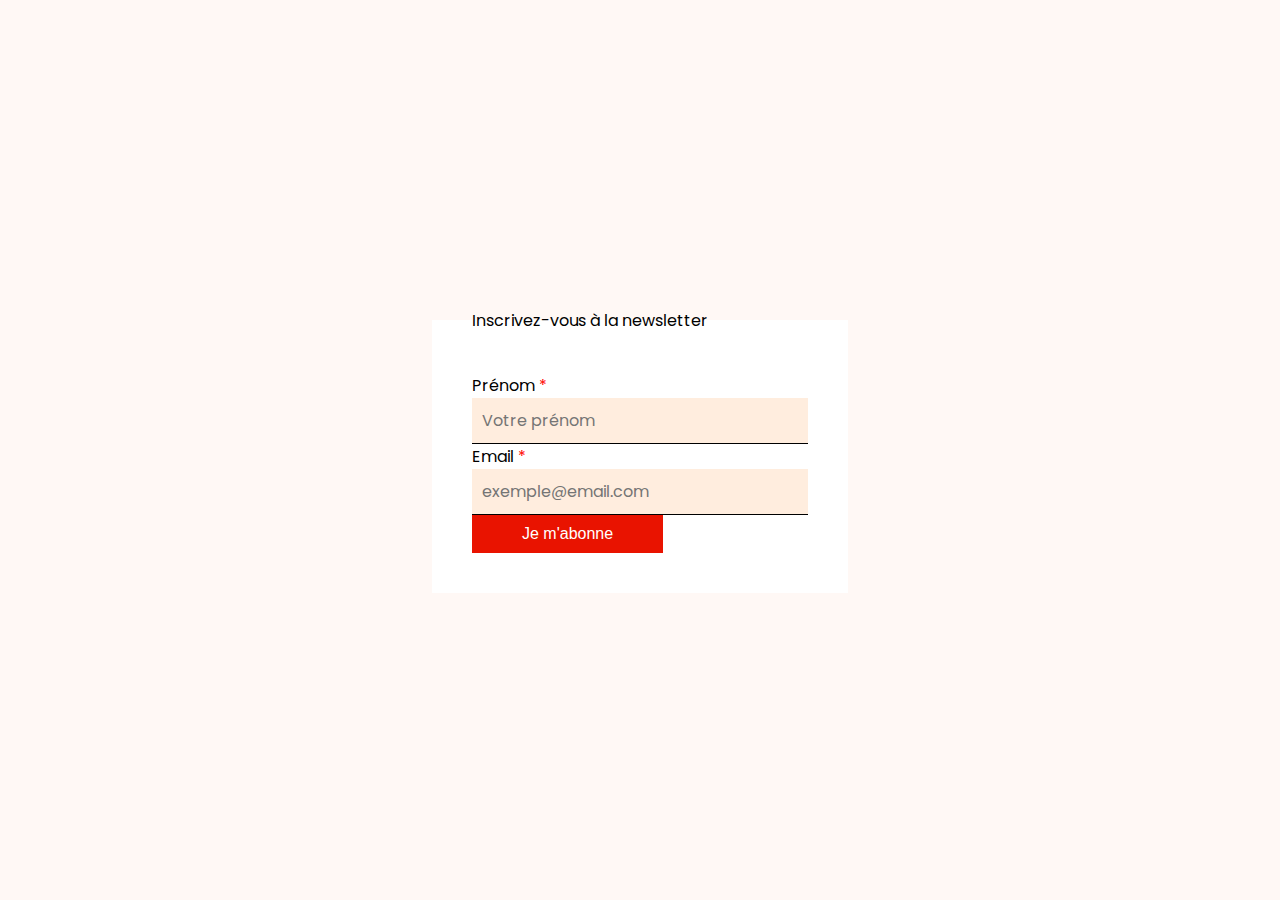
<file: advanced_forms/index.html>
<!DOCTYPE html>
<html>
  <head>
    <meta charset="UTF-8">
    <title>TP formulaire</title>
    <meta name="viewport" content="width=device-width, initial-scale=1">
    <link rel="stylesheet" href="./style/style.css">
  </head>

  <body>
    <form action="./php/validation.php" method="post" novalidate>
      <fieldset>
        <legend>Inscrivez-vous à la newsletter</legend>

        <div class="input-group">
          <label for="name-input">
            Prénom <span class="required-indicator">*</span>
          </label>

          <input
            type="text"
            id="name-input"
            name="name"
            required
            minlength="3"
            maxlength="15"
            pattern="[A-Za-zÀ-ÖØ-öø-ÿ]+"
            placeholder="Votre prénom"
            autocomplete="given-name"
            aria-required="true"
            aria-describedby="name-error"
          >

          <span class="errors" id="name-error"></span>
        </div>

        <div class="input-group">
          <label for="email-input">
            Email <span class="required-indicator">*</span>
          </label>

          <input
            type="email"
            id="email-input"
            name="email"
            required
            placeholder="exemple@email.com"
            autocomplete="email"
            aria-required="true"
            aria-describedby="email-error"
          >

          <span class="errors" id="email-error"></span>
        </div>

        <button type="submit">Je m'abonne</button>
      </fieldset>
    </form>

    <div class="success-message-box">
      <p class="success-message"></p>
    </div>
  </body>

  <script src="https://code.jquery.com/jquery-3.3.1.min.js"></script>

  <script>
    $(document).ready(function() {
      $('form').submit(function (event) {
        event.preventDefault()

        $('.errors').text('')
        $('.success-message').text('')

        const prenom = $('#name-input').val()
        const email  = $('#email-input').val()

        $.ajax({
          url: './php/validation.php',
          method: 'POST',
          dataType: 'json',
          data: {
            name: prenom,
            email: email
          },
          success: function (response) {

            if (response === true) {
              $('.success-message').text('Inscription réussie')

            } else {
              if (response.prenom) {
                $('#name-error')
                  .text(response.prenom)
              }
              if (response.email) {
                $('#email-error')
                  .text(response.email)
              }
            }
          }
        })
      })
    })
  </script>
</html>
</file>
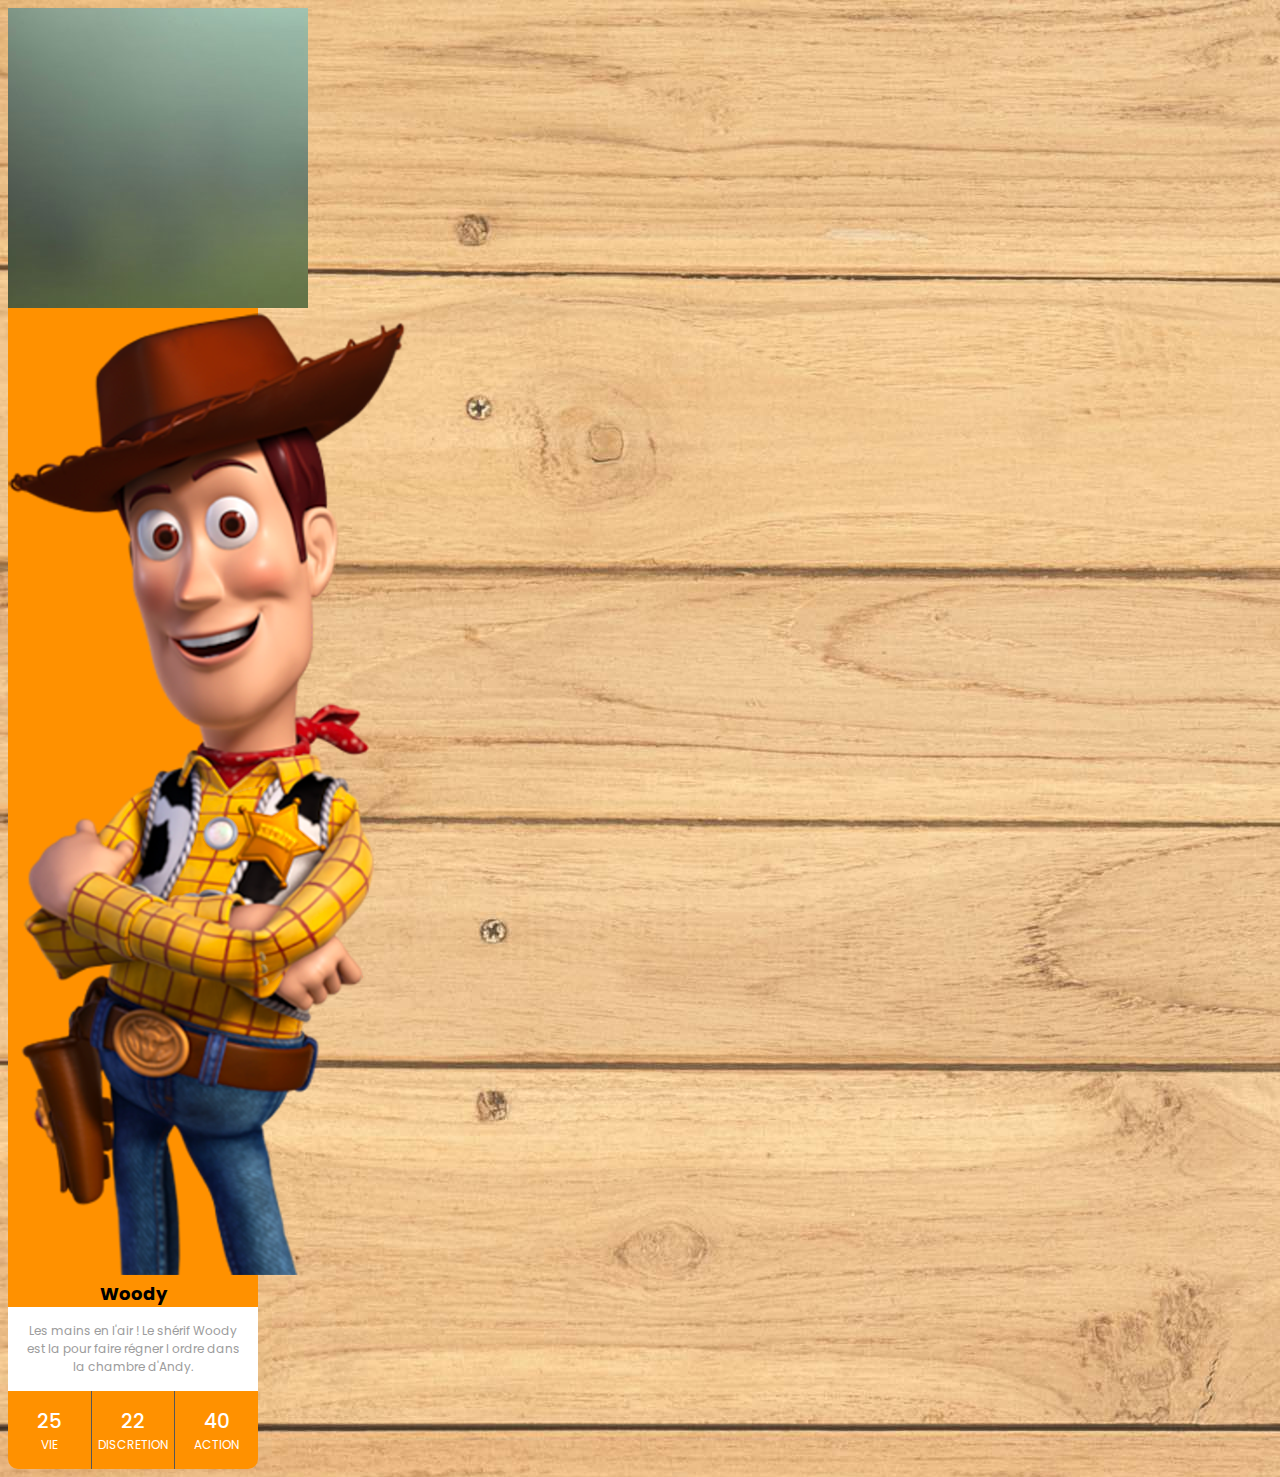
<file: toy_cards/index.html>
<!DOCTYPE html>
<html lang="fr">
  <head>
    <meta charset="UTF-8" />
    <meta name="viewport" content="width=device-width, initial-scale=1.0" />
    <title>Toy Story</title>
    <link rel="stylesheet" href="styles/styles.css">
  </head>

  <body>
    <div id="card-container">
      <div class="toy-card">
        <div class="toy-card__image">
          <img src="./images/giant-bg.jpg" alt="giant-bg" />
          <img src="./images/woody.png" alt="woody" />
        </div>

        <div class="toy-card__name">
          <p>Woody</p>
        </div>

        <div class="toy-card__description">
          <p>Les mains en l'air ! Le shérif Woody est la pour faire régner l ordre dans la chambre d'Andy.</p>
        </div>

        <div class="toy-card__unit-stats">
          <div class="one-third">
            <div class="stat">25</div>
            <div class="stat-value">Vie</div>
          </div>

          <hr>

          <div class="one-third">
            <div class="stat">22</div>
            <div class="stat-value">Discretion</div>
          </div>

          <hr>

          <div class="one-third">
            <div class="stat">40</div>
            <div class="stat-value">Action</div>
          </div>
        </div>
      </div>
    </div>
  </body>
</html>
</file>
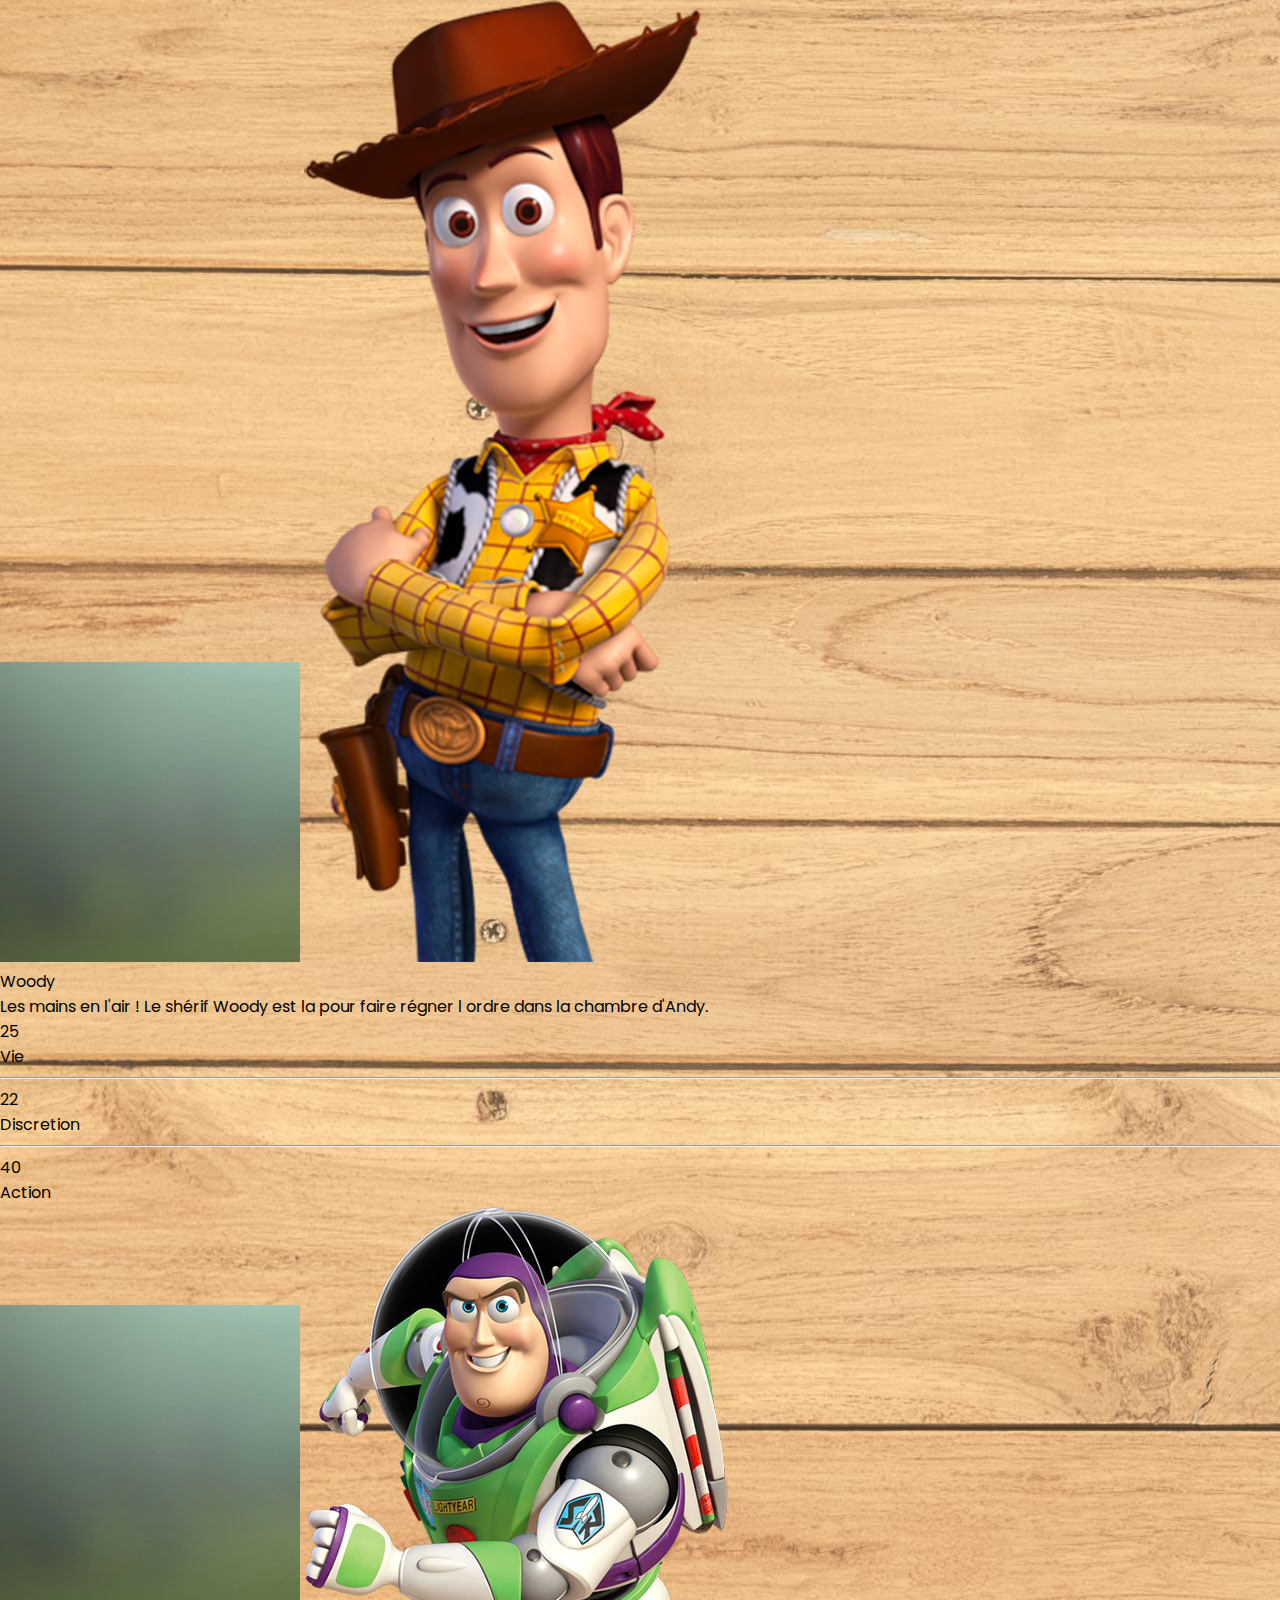
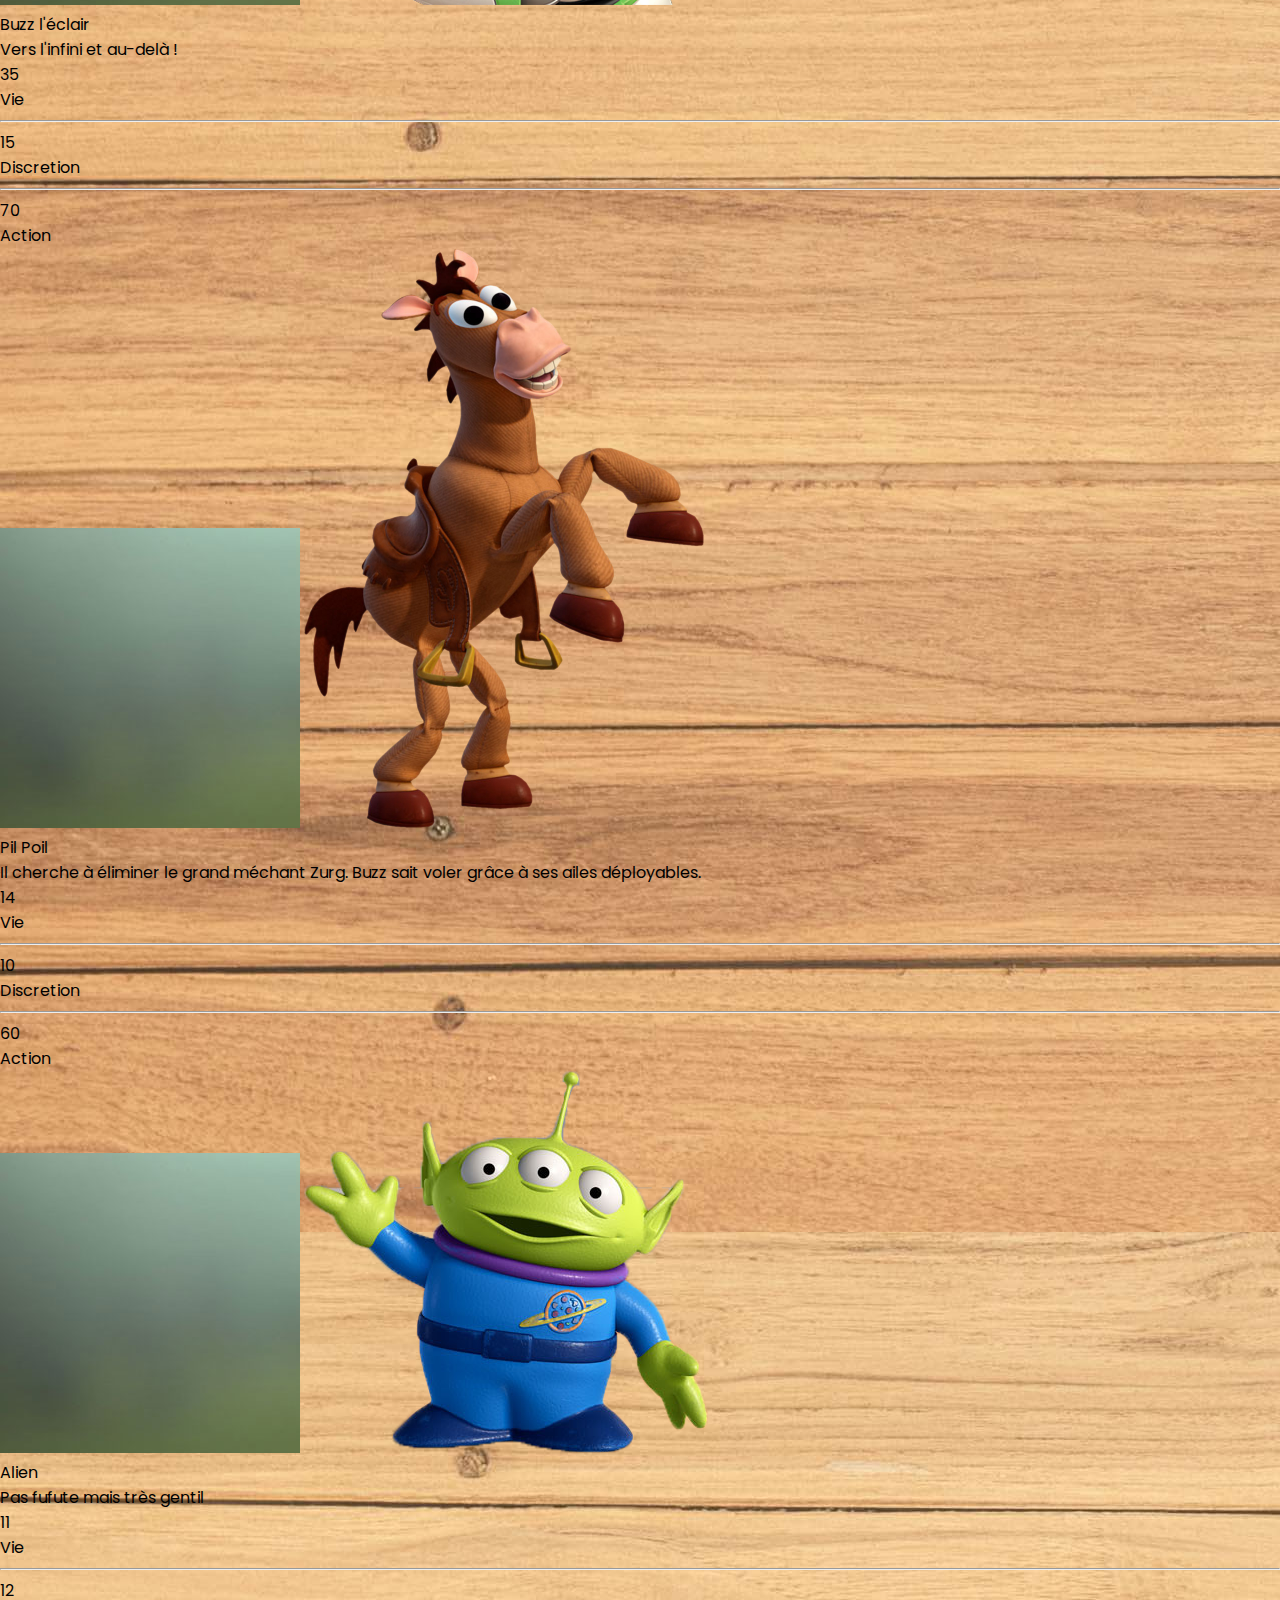
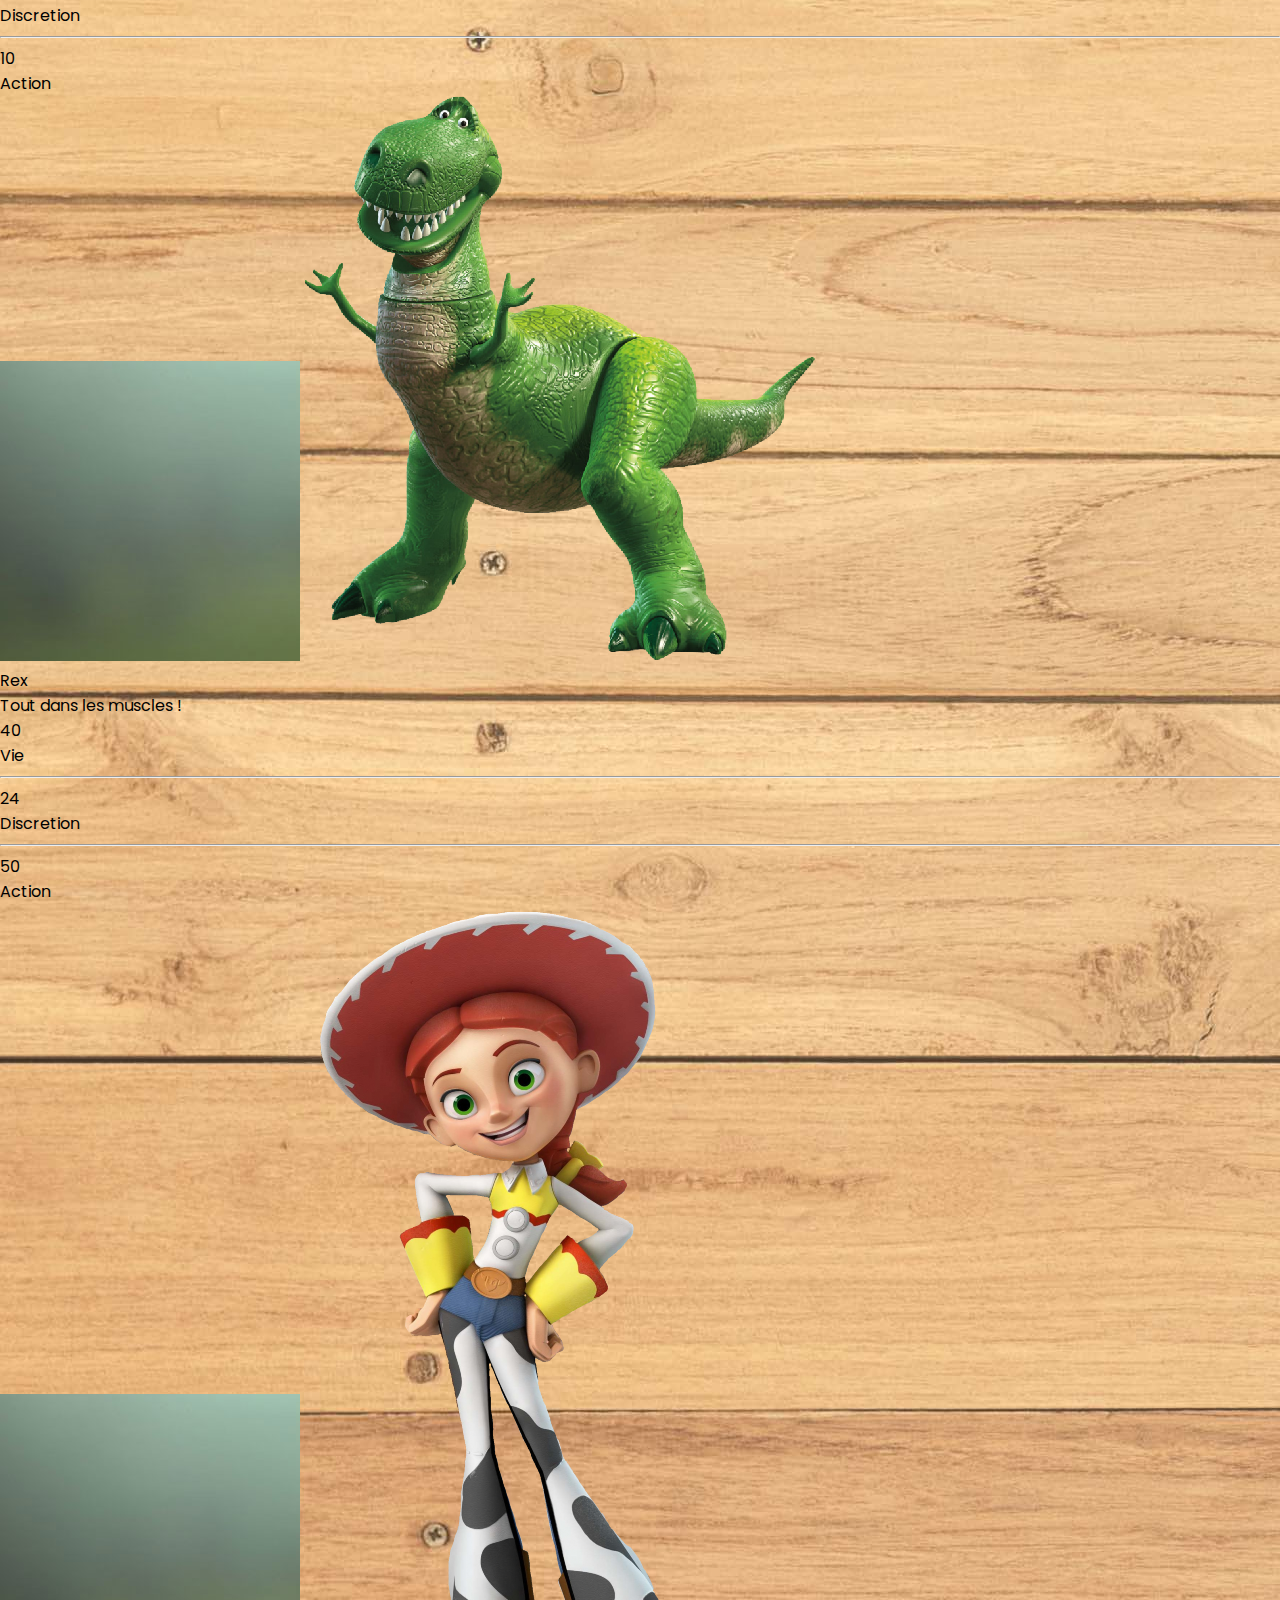
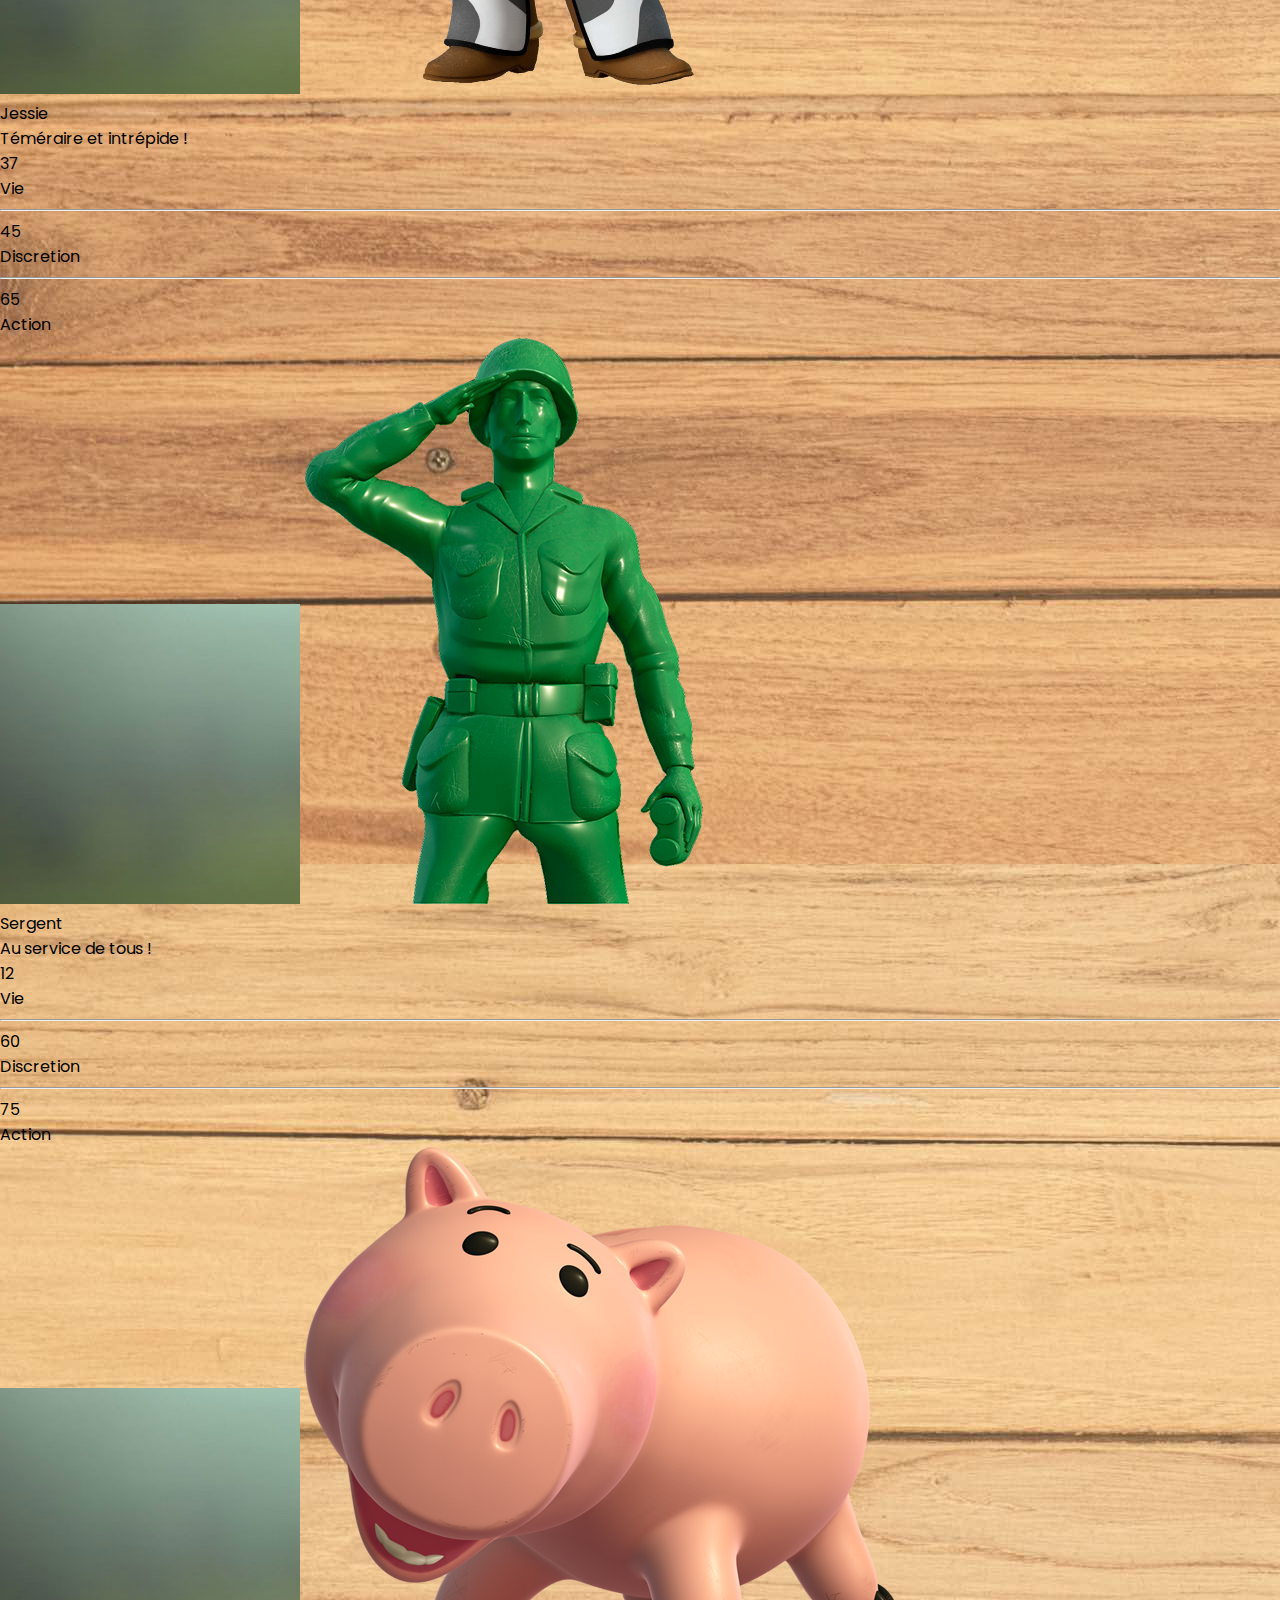
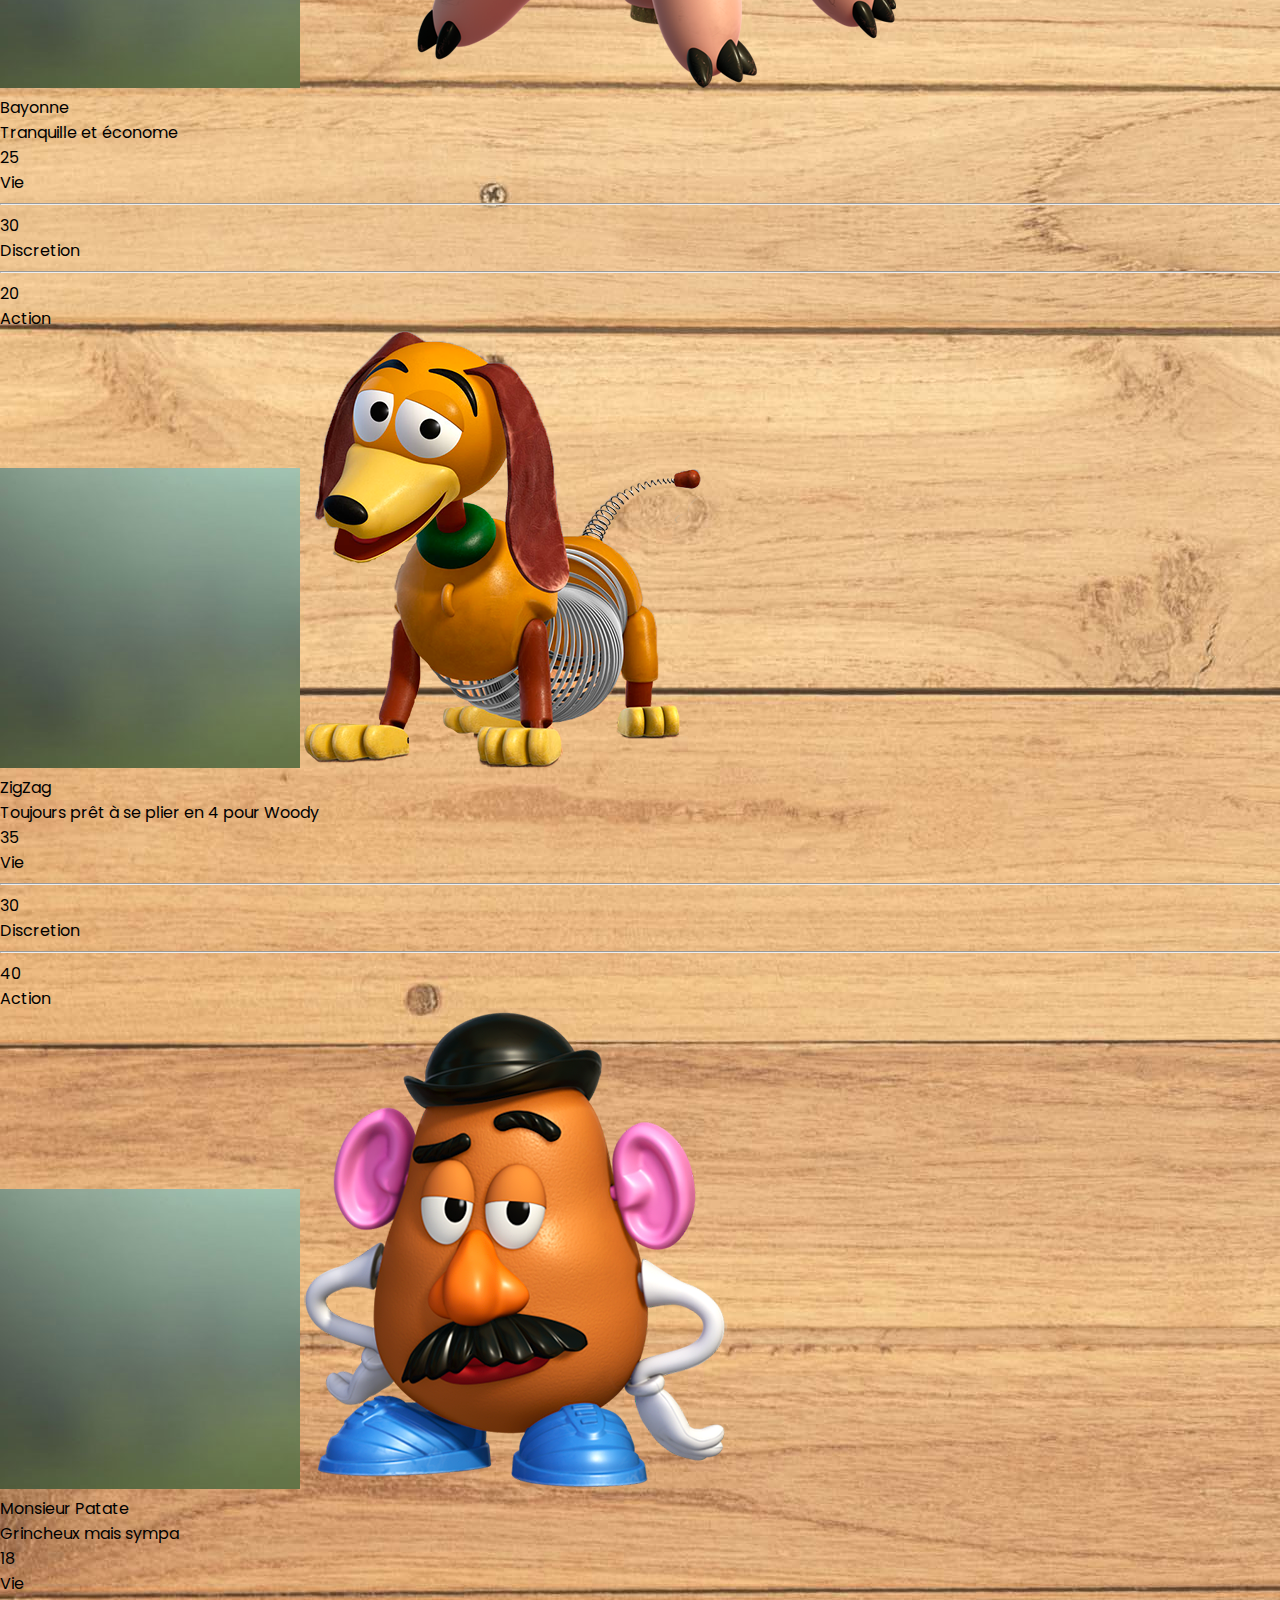
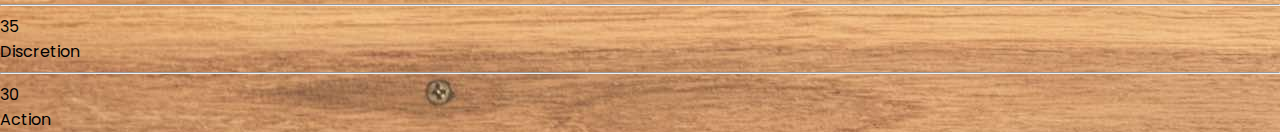
<file: toy_cards/dynamic_cards/index.html>
<!DOCTYPE html>
<html lang="fr">
  <head>
    <meta charset="UTF-8" />
    <meta name="viewport" content="width=device-width, initial-scale=1.0" />
    <title>Toy Story</title>
    <link rel="stylesheet" href="../assets/styles/styles.css">
  </head>

  <body>
    <div id="cards-container"></div>

    <script>
      const tab = [
        { "name": "Woody", "hp": "25", "discretion": "22", "action": "40", "photo": "woody.png", "info": "Les mains en l'air ! Le shérif Woody est la pour faire régner l ordre dans la chambre d'Andy." },
        { "name": "Buzz l'éclair", "hp": "35", "discretion": "15", "action": "70", "photo": "buzz.png", "info": "Vers l'infini et au-delà !" },
        { "name": "Pil Poil", "hp": "14", "discretion": "10", "action": "60", "photo": "pilpoil.png", "info": "Il cherche à éliminer le grand méchant Zurg. Buzz sait voler grâce à ses ailes déployables." },
        { "name": "Alien", "hp": "11", "discretion": "12", "action": "10", "photo": "alien.png", "info": "Pas fufute mais très gentil" },
        { "name": "Rex", "hp": "40", "discretion": "24", "action": "50", "photo": "rex.png", "info": "Tout dans les muscles !" },
        { "name": "Jessie", "hp": "37", "discretion": "45", "action": "65", "photo": "jessie.png", "info": "Téméraire et intrépide ! " },
        { "name": "Sergent", "hp": "12", "discretion": "60", "action": "75", "photo": "sergent.png", "info": "Au service de tous !" },
        { "name": "Bayonne", "hp": "25", "discretion": "30", "action": "20", "photo": "bayonne.png", "info": "Tranquille et économe" },
        { "name": "ZigZag", "hp": "35", "discretion": "30", "action": "40", "photo": "zigzag.png", "info": "Toujours prêt à se plier en 4 pour Woody" },
        { "name": "Monsieur Patate", "hp": "18", "discretion": "35", "action": "30", "photo": "patate.png", "info": "Grincheux mais sympa" }
      ]

      const cardContainer = document.getElementById('cards-container')

      tab.forEach(card => {
        const htmlContent = `
          <div class="card-cont">
            <div class="toy-card">
              <div class="toy-card__image">
                <img src="../assets/images/giant-bg.jpg" alt="giant-bg" />
                <img src="../assets/images/${card.photo}" alt="woody" />
              </div>

              <div class="toy-card__name">
                <p>${card.name}</p>
              </div>

              <div class="toy-card__description">
                <p>${card.info}</p>
              </div>

              <div class="toy-card__unit-stats">
                <div class="one-third">
                  <div class="stat">${card.hp}</div>
                  <div class="stat-value">Vie</div>
                </div>

                <hr>

                <div class="one-third">
                  <div class="stat">${card.discretion}</div>
                  <div class="stat-value">Discretion</div>
                </div>

                <hr>

                <div class="one-third">
                  <div class="stat">${card.action}</div>
                  <div class="stat-value">Action</div>
                </div>
              </div>
            </div>  
          </div>
        `
        cardContainer.innerHTML += htmlContent
      })
    </script>
  </body>
</html>
</file>
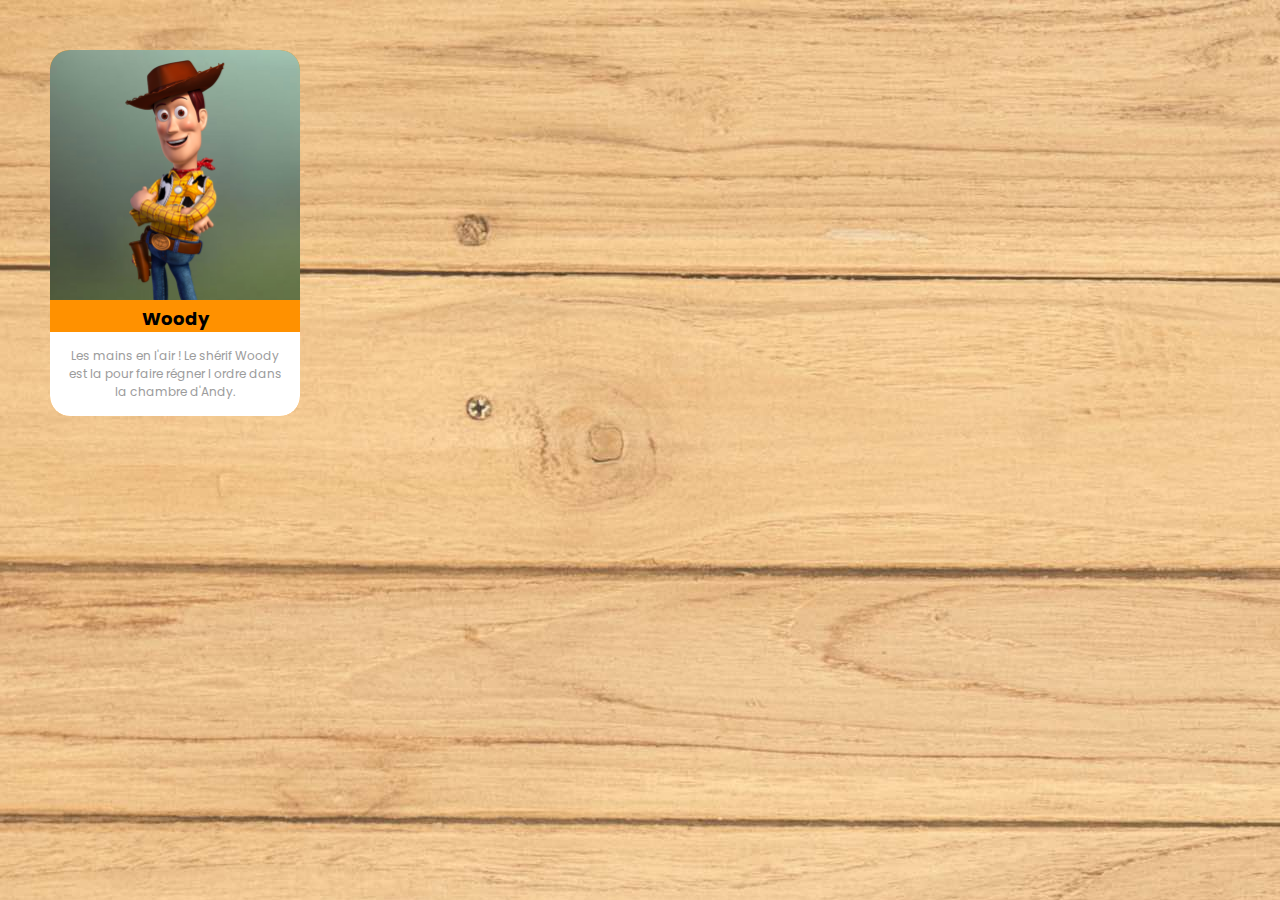
<file: toy_cards/static_card/index.html>
<!DOCTYPE html>
<html lang="fr">
  <head>
    <meta charset="UTF-8" />
    <meta name="viewport" content="width=device-width, initial-scale=1.0" />
    <title>Toy Story</title>
    <link rel="stylesheet" href="../assets/styles/styles.css">
  </head>

  <body>
    <div id="card-container">
      <div class="toy-card">
        <div class="toy-card__image">
          <img src="../assets/images/giant-bg.jpg" alt="giant-bg" />
          <img src="../assets/images/woody.png" alt="woody" />
        </div>

        <div class="toy-card__name">
          <p>Woody</p>
        </div>

        <div class="toy-card__description">
          <p>Les mains en l'air ! Le shérif Woody est la pour faire régner l ordre dans la chambre d'Andy.</p>
        </div>

        <div class="toy-card__unit-stats">
          <div class="one-third">
            <div class="stat">25</div>
            <div class="stat-value">Vie</div>
          </div>

          <hr>

          <div class="one-third">
            <div class="stat">22</div>
            <div class="stat-value">Discretion</div>
          </div>

          <hr>

          <div class="one-third">
            <div class="stat">40</div>
            <div class="stat-value">Action</div>
          </div>
        </div>
      </div>
    </div>
  </body>
</html>
</file>
<file: advanced_forms/style/style.css>
@import url("https://fonts.googleapis.com/css2?family=Poppins:wght@200;300;400;500;600;700;800;900&display=swap");

body {
  min-height: 100vh;
  display: flex;
  flex-direction: column;
  justify-content: center;
  align-items: center;
  position: relative;
  background-color: #fff8f5;
}

body, input {
  font-family: "Poppins";
}

* {
  margin: 0;
  padding: 0;
  box-sizing: border-box;
}

p, button, input {
  font-size: 16px;
}

input {
  background-color: #ffedde;
  border-top: none;
  border-left: none;
  border-right: none;
  border-bottom: 1px solid black;
  padding: 10px;
}

fieldset {
  background-color: #fff;
  padding: 40px;
  border: none;
}

.input-group {
  display: flex;
  flex-direction: column;
}

.required-indicator {
  color: red;
}

.errors {
  color: red;
  font-size: 14px;
}

button {
  background-color: rgb(231, 231, 231);
  border: none;
  cursor: pointer;
  padding: 10px 50px;
  background-color: #e91300;
  color: #fff;
}

.success-message-box {
  position: absolute;
  top: 0;
  left: 50%;
  transform: translateX(-50%);
}
</file>
<file: toy_cards/styles/styles.css>
@import url("https://fonts.googleapis.com/css2?family=Poppins:wght@200;300;400;500;600;700;800;900&display=swap");
body, input {
  font-family: "Poppins";
  background-image: url("../images/parquet.jpg");
}

p {
  margin: 0px;
}

#card-container .toy-card {
  background-color: rgb(255, 145, 0);
  display: flex;
  flex-direction: column;
  width: 250px;
  border-radius: 10px;
  font-size: 12px;
  transition: 0.2s;
}
#card-container .toy-card:hover {
  box-shadow: 0px 0px 15px 0px rgba(0, 0, 0, 0.4039215686);
}
#card-container .toy-card .toy-card__image {
  position: relative;
}
#card-container .toy-card .toy-card__image:nth-child(2) {
  position: absolute;
  height: 94%;
  left: 50%;
  transform: translateX(-50%);
  bottom: 5px;
}
#card-container .toy-card .toy-card__image:nth-child(1) {
  border-top-left-radius: 10px;
  border-top-right-radius: 10px;
  left: 0;
  width: 100%;
}
#card-container .toy-card .toy-card__name {
  display: flex;
  align-items: center;
  justify-content: center;
}
#card-container .toy-card .toy-card__name p {
  font-weight: bold;
  text-align: center;
  font-size: 18px;
}
#card-container .toy-card .toy-card__description {
  background-color: #fff;
  color: #9c9c9c;
  text-align: center;
  padding: 15px;
}
#card-container .toy-card .toy-card__unit-stats {
  display: flex;
  justify-content: space-around;
  color: #fff;
}
#card-container .toy-card .toy-card__unit-stats hr {
  background-color: #575757;
  border: #575757;
  width: 1px;
  margin: 0px;
}
#card-container .toy-card .toy-card__unit-stats .one-third {
  width: 33%;
  padding: 15px 0px;
}
#card-container .toy-card .toy-card__unit-stats .one-third .stat {
  display: flex;
  justify-content: center;
  font-size: 20px;
  font-weight: 500;
}
#card-container .toy-card .toy-card__unit-stats .one-third .stat-value {
  text-transform: uppercase;
  text-align: center;
}



/*# sourceMappingURL=styles.css.map */
</file>
<file: toy_cards/assets/styles/styles.css>
@import url("https://fonts.googleapis.com/css2?family=Poppins:wght@200;300;400;500;600;700;800;900&display=swap");
body, input {
  font-family: "Poppins";
  background-image: url("../images/parquet.jpg");
  margin: 0px;
}

p {
  margin: 0px;
}

#card-container {
  margin: 50px;
}
#card-container .toy-card {
  background-color: rgb(255, 145, 0);
  display: flex;
  flex-direction: column;
  width: 250px;
  border-radius: 20px;
  font-size: 12px;
  transition: 0.2s;
}
#card-container .toy-card:hover {
  box-shadow: 0px 0px 15px 0px rgba(0, 0, 0, 0.4039215686);
}
#card-container .toy-card:hover .toy-card__image img:nth-child(2) {
  transform: translateX(-50%) scale(1.15);
  bottom: 23px;
  left: 50%;
}
#card-container .toy-card:hover .toy-card__description {
  border-radius: 0px;
}
#card-container .toy-card:hover .toy-card__unit-stats {
  height: 82.5px;
}
#card-container .toy-card .toy-card__image {
  position: relative;
}
#card-container .toy-card .toy-card__image :nth-child(2) {
  position: absolute;
  height: 94%;
  left: 50%;
  transform: translateX(-50%);
  bottom: 5px;
  transition: 0.2s;
}
#card-container .toy-card .toy-card__image :nth-child(1) {
  border-top-left-radius: 20px;
  border-top-right-radius: 20px;
  left: 0;
  width: 100%;
}
#card-container .toy-card .toy-card__name {
  display: flex;
  align-items: center;
  justify-content: center;
}
#card-container .toy-card .toy-card__name p {
  font-weight: bold;
  text-align: center;
  font-size: 18px;
}
#card-container .toy-card .toy-card__description {
  background-color: #fff;
  color: #9c9c9c;
  text-align: center;
  padding: 15px;
  border-bottom-left-radius: 20px;
  border-bottom-right-radius: 20px;
  transition: 0.2s;
}
#card-container .toy-card .toy-card__unit-stats {
  display: flex;
  justify-content: space-around;
  color: #fff;
  height: 0px;
  overflow: hidden;
  transition: 0.2s;
}
#card-container .toy-card .toy-card__unit-stats hr {
  background-color: #575757;
  border: #575757;
  width: 1px;
  margin: 0px;
}
#card-container .toy-card .toy-card__unit-stats .one-third {
  width: 33%;
  padding: 15px 0px;
}
#card-container .toy-card .toy-card__unit-stats .one-third .stat {
  display: flex;
  justify-content: center;
  font-size: 20px;
  font-weight: 500;
}
#card-container .toy-card .toy-card__unit-stats .one-third .stat-value {
  text-transform: uppercase;
  text-align: center;
}

/*# sourceMappingURL=styles.css.map */
</file>
